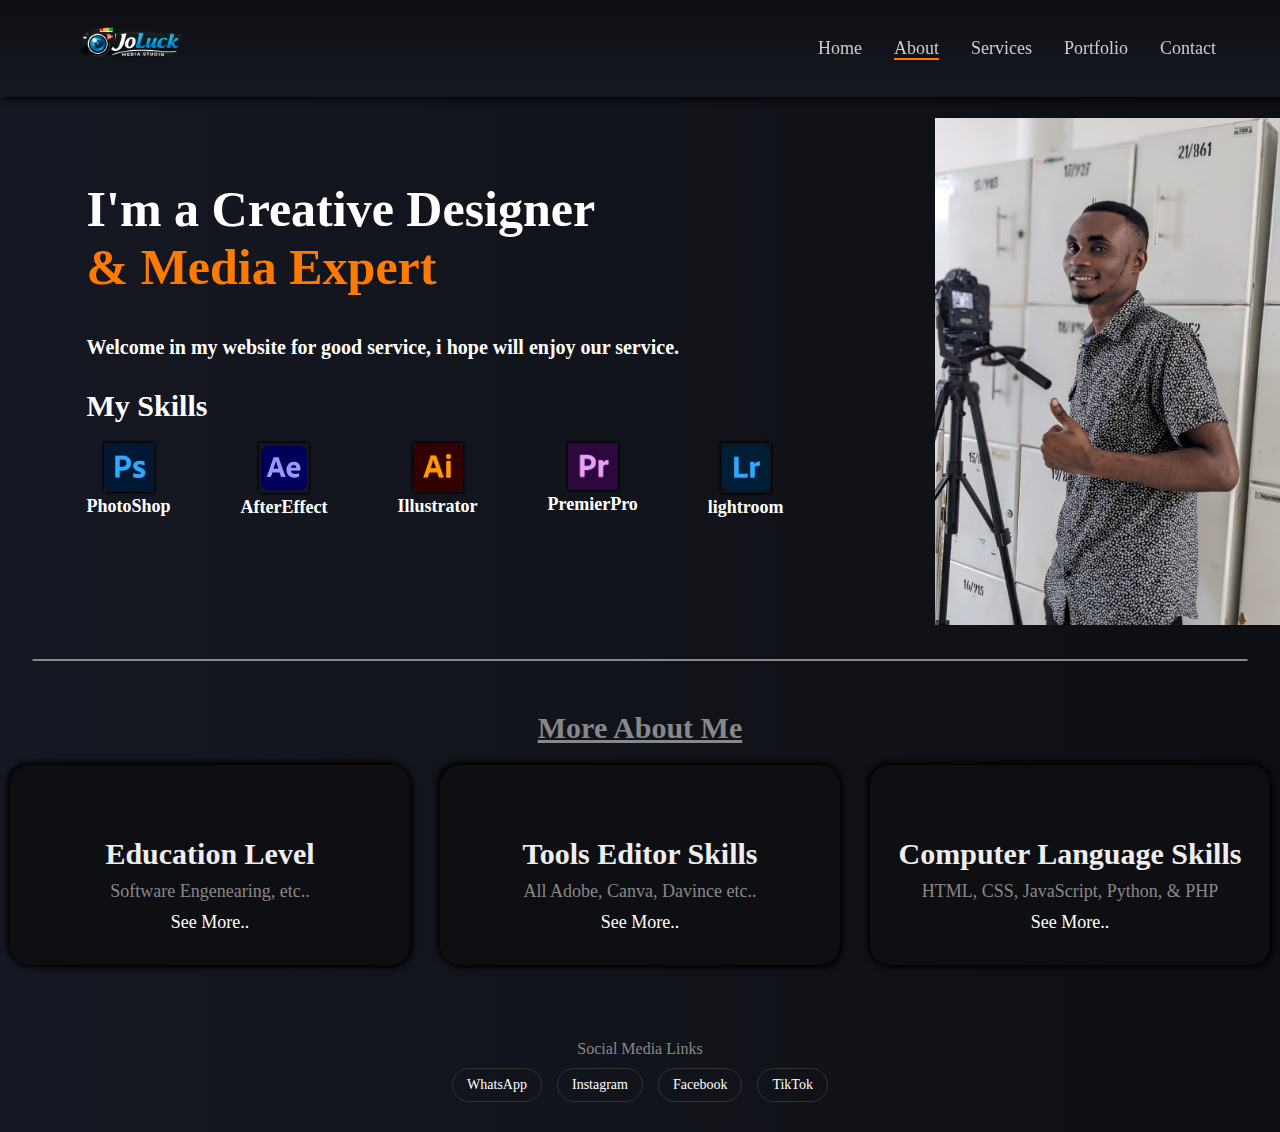
<file: about.html>
<!DOCTYPE html>
<html lang="en">
<head>
    <meta charset="UTF-8">

    <meta name="viewport" content="width=device-width, initial-scale=1.0">
    <link rel="stylesheet" href="style.css">
    <title>JoLuck Media Studio</title>
</head>
<body> 
    <header class="main-nav">
      <nav class="navbar">
          <div class="div-logo">
             <a href="#"><img src="logo1.png" alt="" class="logo"></a>
          </div>
          <ul class="navlist">
             <li><a href="index.html">Home</a></li>
             <li><a href="about.html" class="active">About</a></li>
             <li><a href="service.html">Services</a></li>
             <li><a href="portfolio.html">Portfolio</a></li>
             <li><a href="contact.html">Contact</a></li>
         </ul>
      </nav>
    </header>
    <section class="a-all-details">
        <div class="maneno-detil">
            <h2>I'm a Creative Designer<br><b>& Media Expert</b></h2>
            <p class="p">Welcome in my website for good service, i hope will enjoy our service.</p>
            <h3>My Skills</h3>
            <div class="a-icons">
                <div class="a-icon">
                    
                    <img src="Favorite_application_in_Highschool.jpg" alt="" width="50px">
                    <p>PhotoShop</p>
                </div>
                <div class="a-icon">
                    <img src="After_Affect_Logo__Adobe_.jpg" alt="" width="50px">
                    <p>AfterEffect</p>
                </div>
                <div class="a-icon">
                    <img src="Difference_Between_Procreate_and_Illustrator.jpg" alt="" width="50px">
                    <p>Illustrator</p>
                </div>
                <div class="a-icon">
                    <img src="Free_Adobe_Premiere_Pro_Icon_PNG_-_Purple_Background222.jpg" alt="" width="50px">
                    <p>PremierPro</p>
                </div>
                <div class="a-icon">
                    <img src="lightroom.jpg" alt="" width="50px">
                    <p>lightroom</p>
                </div>
            </div>
        </div>
        <div class="image-details">
            <img src="jf.jpg" alt="">
        </div>
    </section>
     
    <hr class="line">
    <section class="two-contena-main">
       <h3 class="about-h3">More About Me</h3>
       <div class="a-boxmain">
           <div class="a-box1">
             <h1>Education Level</h1>
             <p class="p1">Software Engenearing, etc..</p>
             <p><a href="#">See More..</a></p>
           </div>
           <div class="a-box1">
             <h1>Tools Editor Skills</h1>
             <p class="p1">All Adobe, Canva, Davince etc..</p>
             <p><a href="#">See More..</a></p>
           </div>
           <div class="a-box1">
             <h1>Computer Language Skills</h1>
             <p class="p1">HTML, CSS, JavaScript, Python, & PHP</p>
             <p><a href="#">See More..</a></p>
           </div>
       </div>
    </section>

    <p class="social-p">Social Media Links</p>
    <div class="a-social-links1">
            <a href="#">
              WhatsApp
            </a>
             <a href="#">
              Instagram
            </a>
             <a href="#">
              Facebook
            </a>
             <a href="#">
              TikTok
            </a>
         </div>

</body>
</html>
</file>
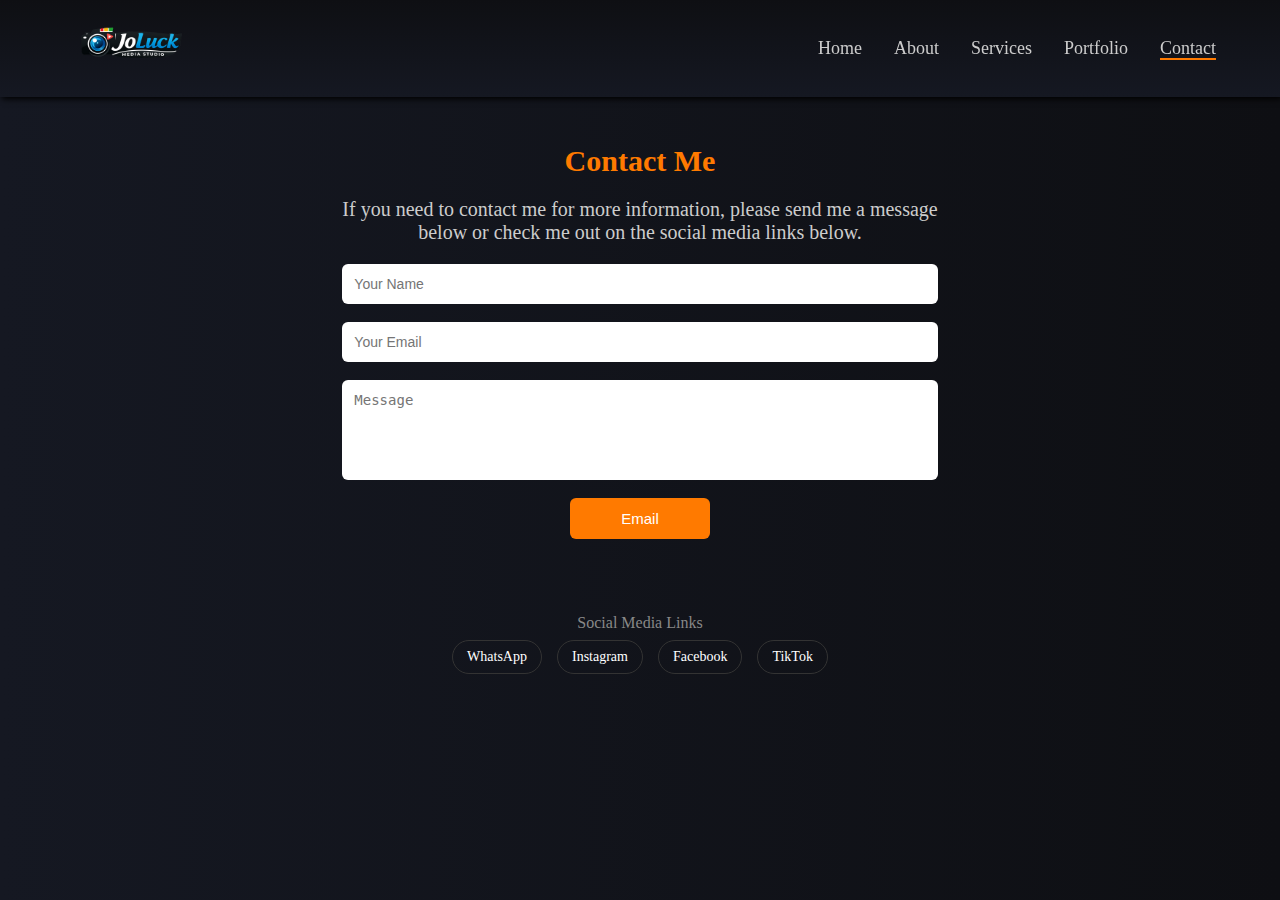
<file: contact.html>
<!DOCTYPE html>
<html lang="en">
<head>
    <meta charset="UTF-8">

    <meta name="viewport" content="width=device-width, initial-scale=1.0">
    <link rel="stylesheet" href="style.css">
    <title>JoLuck Media Studio</title>
</head>
<body>
    <header class="main-nav">
      <nav class="navbar">
          <div class="div-logo">
             <a href="#"><img src="logo1.png" alt="" class="logo"></a>
          </div>
          <ul class="navlist">
             <li><a href="index.html">Home</a></li>
             <li><a href="about.html">About</a></li>
             <li><a href="service.html">Services</a></li>
             <li><a href="portfolio.html">Portfolio</a></li>
             <li><a href="contact.html" class="active">Contact</a></li>
         </ul>
      </nav>
    </header>


    <section class="c-maincontena">
          <h2>Contact Me</h2>
          <div  class="c-animation-text">
          <p>If you need to contact me for more information, please send me a message <br>
            below or check me out on the social media links below.
          </p>
          </div>
          <form action="mailto:goodluckmlele6@gmail.com" method="post" enctype="text/plain">
             <input type="text" name="Name" id="text" placeholder="Your Name" required><br>
             <input type="email" name="Email" id="email" placeholder="Your Email" required><br>
             <textarea name="message" id="message" placeholder="Message" required></textarea><br>
             <div class="btn-main">
               <button type="submit" class="email-btn" id="emailBtn">Email</button> 
             </div>
          </form>
    </section>
    <p class="social-p">Social Media Links</p>
    <div class="c-social-links1">
            <a href="#">
              WhatsApp
            </a>
             <a href="#">
              Instagram
            </a>
             <a href="#">
              Facebook
            </a>
             <a href="#">
              TikTok
            </a>
         </div>
</body>
</html>
</file>
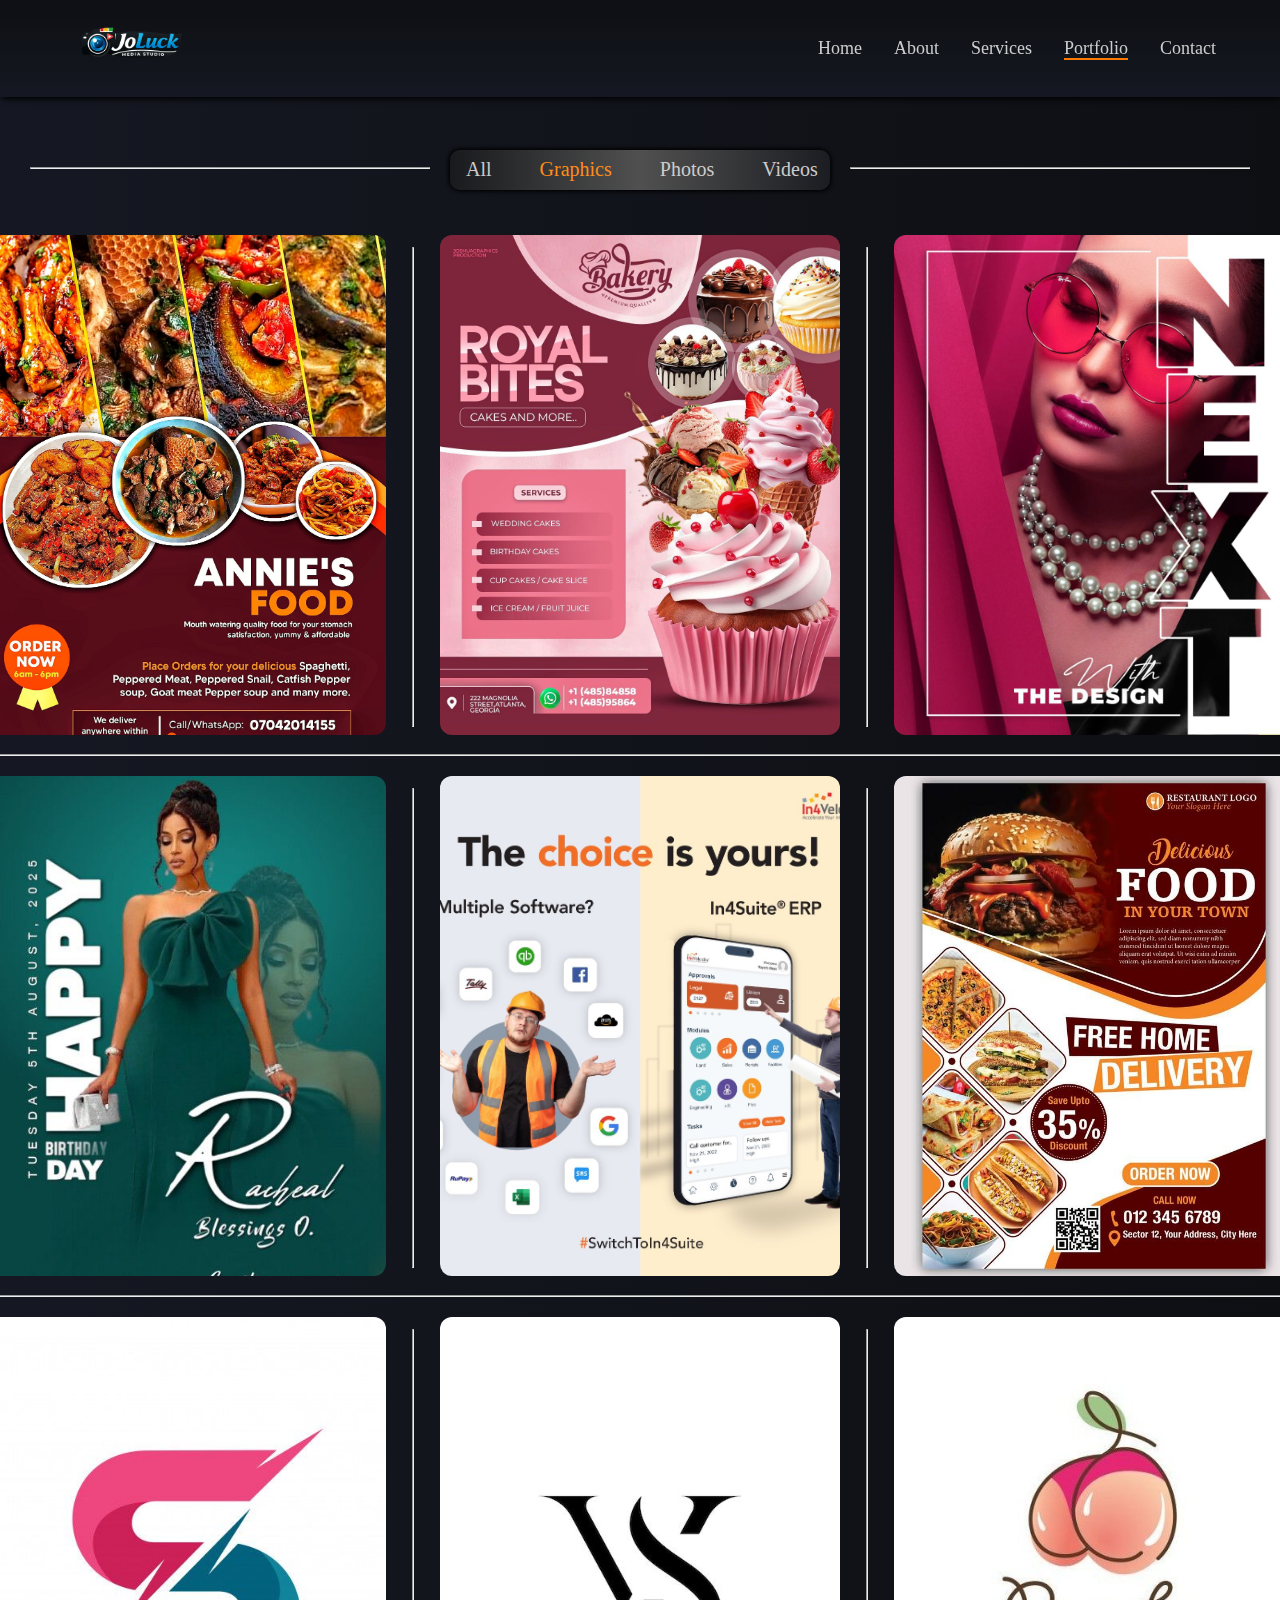
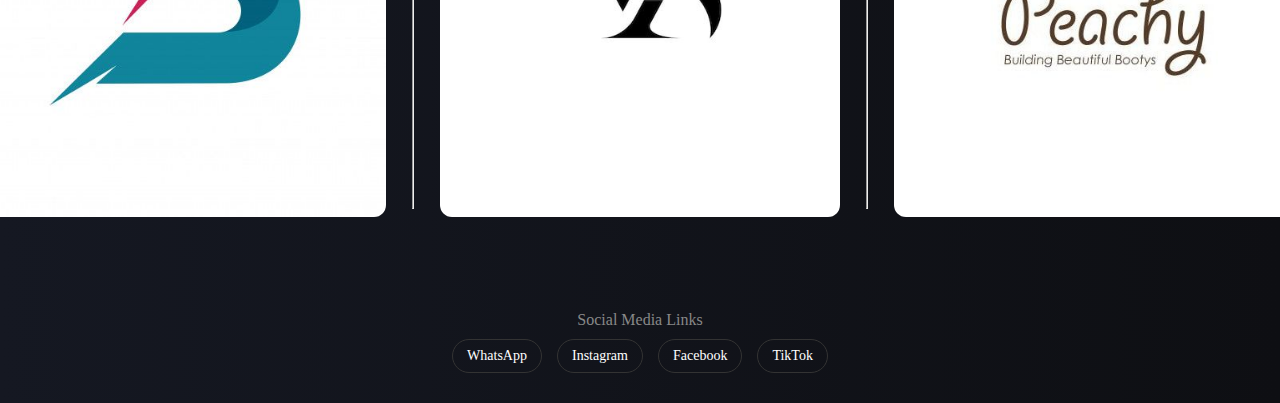
<file: graphic.html>
<!DOCTYPE html>
<html lang="en">
<head>
    <meta charset="UTF-8">

    <meta name="viewport" content="width=device-width, initial-scale=1.0">
    <link rel="stylesheet" href="style.css">
    <title>JoLuck Media Studio</title>
</head>
<body>
    <header class="main-nav">
      <nav class="navbar">
          <div class="div-logo">
             <a href="#"><img src="logo1.png" alt="" class="logo"></a>
          </div>
          <ul class="navlist">
             <li><a href="index.html">Home</a></li>
             <li><a href="about.html">About</a></li>
             <li><a href="service.html">Services</a></li>
             <li><a href="portfolio.html" class="active">Portfolio</a></li>
             <li><a href="contact.html">Contact</a></li>
         </ul>
      </nav>
    </header>

    <div class="p-nav1">
        <hr>
        <ul>
            <li><a href="portfolio.html">All</a></li>
            <li><a href="graphic.html" class="p-active">Graphics</a></li>
            <li><a href="photo.html">Photos</a></li>
            <li><a href="video.html">Videos</a></li>
        </ul>
        <hr>
    </div>

    <section class="ph-listmain-image">
      <div class="ph-allmain-images">
          <div class="ph-image22">
             <img src="picha12.jpg" alt="">
          </div>
          <hr class="ph-kati2-mstari">
          <div class="ph-image22">
             <img src="picha9.jpg" alt="">
          </div>
          <hr class="ph-kati2-mstari">
          <div class="ph-image22">
             <img src="picha16.jpg" alt="">
          </div>
      </div>

      <hr class="ph-chini-mstari">

      <div class="ph-allmain-images2">
         <div class="ph-image22">
             <img src="pinterest_1769011620760(2).jpg" alt="">
         </div>
         <hr class="ph-kati2-mstari">
         <div class="ph-image22">
             <img src="picha10.jpg" alt="">
         </div>
         <hr class="ph-kati2-mstari">
         <div class="ph-image22">
             <img src="picha21.jpg" alt="">
         </div>
      </div>

      <hr class="ph-chini-mstari">

      <div class="ph-allmain-images2">
         <div class="ph-image22">
             <img src="Descubra_milhares_de_vetores_Premium_disponíveis_nos_formatos_AI_e_EPS.jpg" alt="">
         </div>
         <hr class="ph-kati2-mstari">
         <div class="ph-image22">
             <img src="picha13.jpg" alt="">
         </div>
         <hr class="ph-kati2-mstari">
         <div class="ph-image22">
             <img src="pinterest_1769011813690(1).jpg" alt="">
         </div>
      </div>
    </section>

    <p class="social-p">Social Media Links</p>
    <div class="v-social-links1">
            <a href="#">
              WhatsApp
            </a>
             <a href="#">
              Instagram
            </a>
             <a href="#">
              Facebook
            </a>
             <a href="#">
              TikTok
            </a>
         </div>
</body>
</html>
</file>
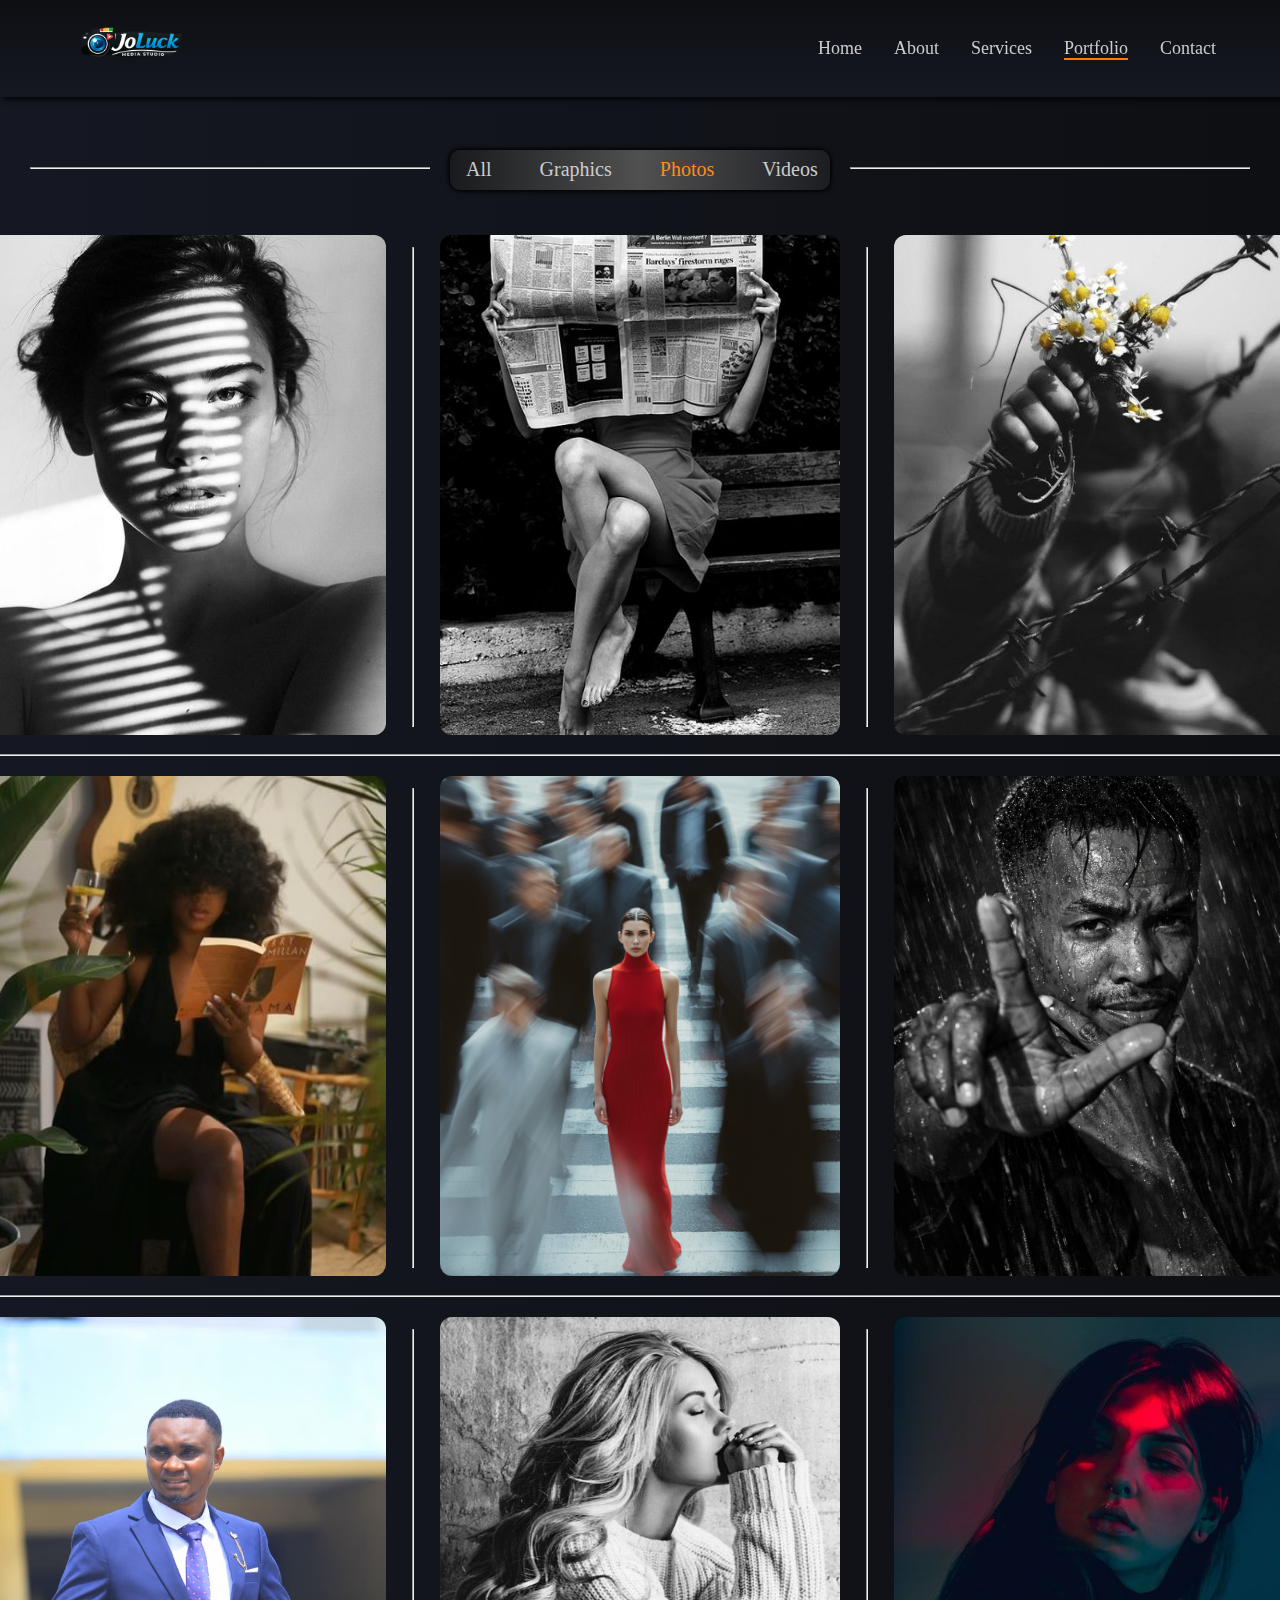
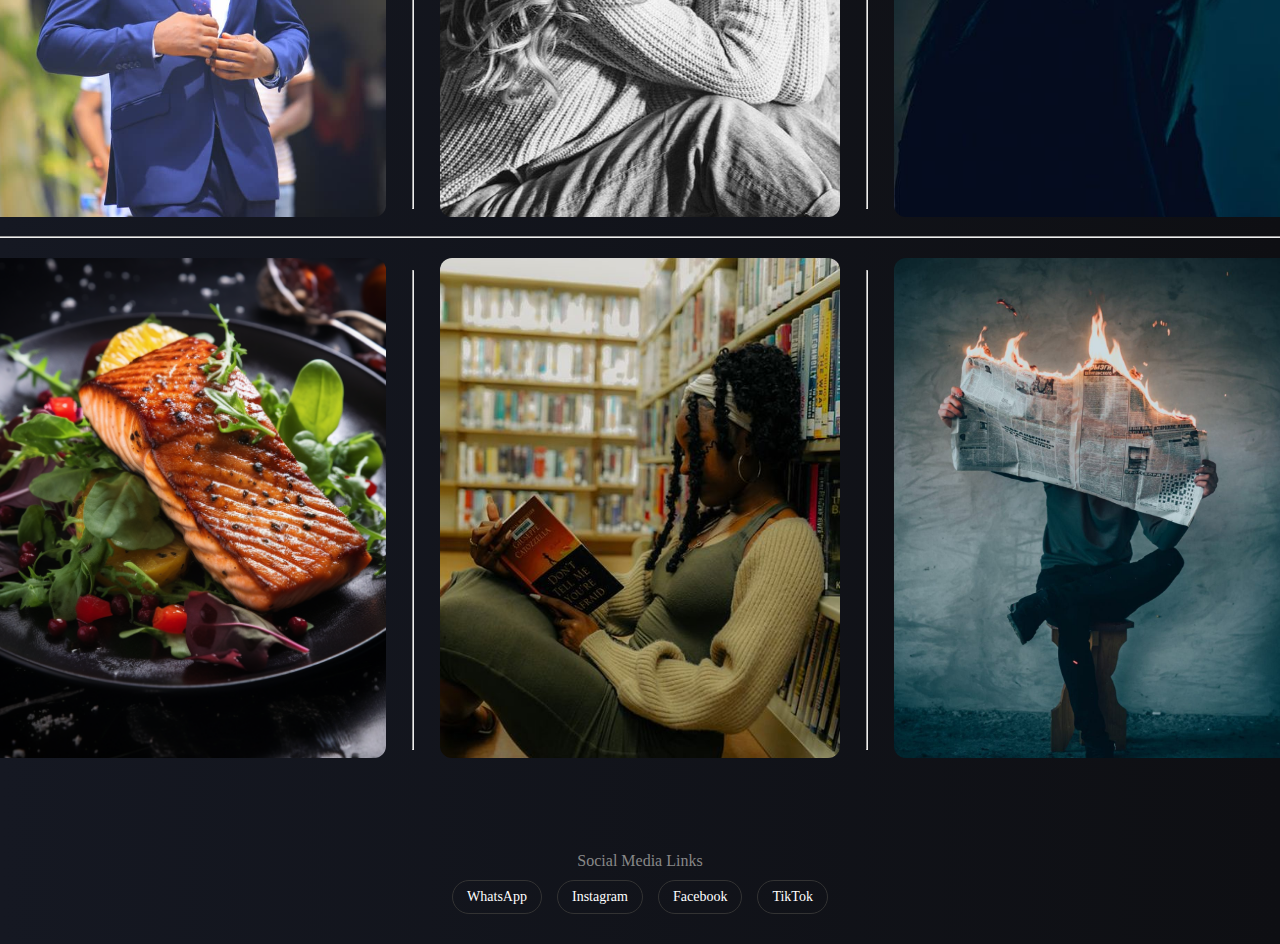
<file: photo.html>
<!DOCTYPE html>
<html lang="en">
<head>
    <meta charset="UTF-8">

    <meta name="viewport" content="width=device-width, initial-scale=1.0">
    <link rel="stylesheet" href="style.css">
    <title>JoLuck Media Studio</title>
</head>
<body>
    <header class="main-nav">
      <nav class="navbar">
          <div class="div-logo">
             <a href="#"><img src="logo1.png" alt="" class="logo"></a>
          </div>
          <ul class="navlist">
             <li><a href="index.html">Home</a></li>
             <li><a href="about.html">About</a></li>
             <li><a href="service.html">Services</a></li>
             <li><a href="portfolio.html" class="active">Portfolio</a></li>
             <li><a href="contact.html">Contact</a></li>
         </ul>
      </nav>
    </header>

    <div class="p-nav1">
        <hr>
        <ul>
            <li><a href="portfolio.html">All</a></li>
            <li><a href="graphic.html">Graphics</a></li>
            <li><a href="photo.html" class="p-active">Photos</a></li>
            <li><a href="video.html">Videos</a></li>
        </ul>
        <hr>
    </div>
    <section class="ph-listmain-image">
      <div class="ph-allmain-images">
          <div class="ph-image22">
             <img src="pinterest_1769012015010(1).jpg" alt="">
          </div>
          <hr class="ph-kati2-mstari">
          <div class="ph-image22">
             <img src="pinterest_1769011988889.jpg" alt="">
          </div>
          <hr class="ph-kati2-mstari">
          <div class="ph-image22">
             <img src="pinterest_1769011926915.jpg" alt="">
          </div>
      </div>

      <hr class="ph-chini-mstari">

      <div class="ph-allmain-images2">
         <div class="ph-image22">
             <img src="pinterest_1769011988889(1).jpg" alt="">
         </div>
         <hr class="ph-kati2-mstari">
         <div class="ph-image22">
             <img src="pinterest_1769012185601.jpg" alt="">
         </div>
         <hr class="ph-kati2-mstari">
         <div class="ph-image22">
             <img src="picha20.png" alt="">
         </div>
      </div>

      <hr class="ph-chini-mstari">

      <div class="ph-allmain-images2">
         <div class="ph-image22">
             <img src="IMG-20260120-WA0012.jpg" alt="">
         </div>
         <hr class="ph-kati2-mstari">
         <div class="ph-image22">
             <img src="pinterest_1769012015010.jpg" alt="">
         </div>
         <hr class="ph-kati2-mstari">
         <div class="ph-image22">
             <img src="pinterest_1769012044499.jpg" alt="">
         </div>
      </div>

      <hr class="ph-chini-mstari">

      <div class="ph-allmain-images2">
         <div class="ph-image22">
             <img src="pinterest_1769011988889(2).jpg" alt="">
         </div>
         <hr class="ph-kati2-mstari">
         <div class="ph-image22">
             <img src="picha19.jpg" alt="">
         </div>
         <hr class="ph-kati2-mstari">
         <div class="ph-image22">
             <img src="pinterest_1769011988889(3).jpg" alt="">
         </div>
      </div>
    </section>

    <p class="social-p">Social Media Links</p>
    <div class="v-social-links1">
            <a href="#">
              WhatsApp
            </a>
             <a href="#">
              Instagram
            </a>
             <a href="#">
              Facebook
            </a>
             <a href="#">
              TikTok
            </a>
         </div>
</body>
</html>
</file>
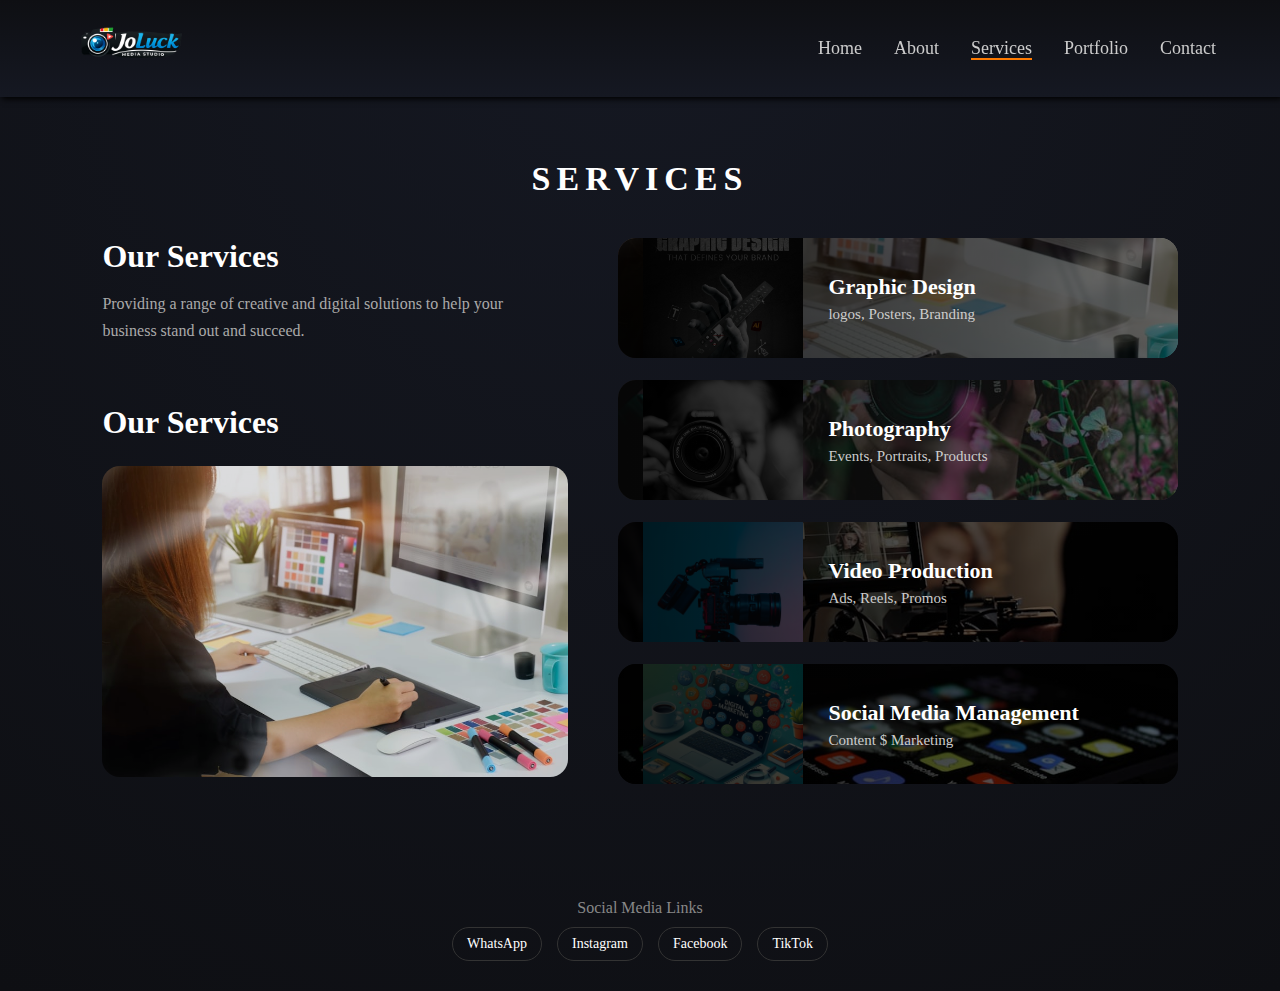
<file: service.html>
<!DOCTYPE html>
<html lang="en">
<head>
    <meta charset="UTF-8">

    <meta name="viewport" content="width=device-width, initial-scale=1.0">
    <link rel="stylesheet" href="style.css">
    <title>JoLuck Media Studio</title>
    <style>
        body{
            background: radial-gradient(circle at top, #151822, #0E0F13);
            color: #fff;  
        }
       .page-tittle{
        text-align: center;
        letter-spacing: 6px;
        font-size: 34px;
        margin: 40px 0;
       } 
       .services-wrapper{
        padding: 40px 8%;
       }
       .services-container{
        display: grid;
        grid-template-columns: 1fr 1.2fr;
        gap: 50px;
       }
       .services-left h2{
        font-size: 32px;
        margin-bottom: 15px;
       }
       .services-left p{
        color: #aaa;
        line-height: 1.7;
        max-width: 420px;
       }
       .services-left .mt{
        margin-top: 60px;
       }
       .left-image{
        margin-top: 25px;
       }
       .left-image img{
        width: 100%;
        border-radius: 18px;
        opacity: 0.85;
       }

       .services-right{
        display: flex;
        flex-direction: column;
        gap: 22px;
       }
       .service-card{
        display: flex;
        align-items: center;
        background: rgba(255, 255, 255, 0.06);
        border-radius: 18px;
        overflow: hidden;
        position: relative;
        transition: 0.4s ease;
        cursor: pointer;
        
        padding-left: 25px;
        background-size: cover;
        background-position: center;
       }
       .service-card::before{
        content: "";
        position: absolute;
        inset: 0;
        background: linear-gradient(90deg, rgba(0,0,0,0.85), rgba(0,0,0,0.55));
        z-index: 1;
       }
       .service-card::after{
        content: "";
        position: absolute;
        left: 10%;
        bottom: 0;
        width: 80%;
        height: 2px;
        background: linear-gradient(90deg, transparent, orange, transparent);
        opacity: 0;
        transition: 0.4s;
       }
       .service-card img{
        width: 160px;
        height: 120px;
        object-fit: cover;
       }
       .service-content{
        padding: 25px;
        position: relative;
        z-index: 2;
       }
       .service-content h3{
        font-size: 22px;
        margin-bottom: 6px;
       }
       .service-content p{
        color: #ccc;
        font-size: 15px;
       }
       .service-card:hover{
        transform: translateY(-6px);
        box-shadow: 0 18px 45px rgba(255, 140, 0, 0.35);
       }
       .service-card:hover::after{
        opacity: 1;
       }
       @media(max-width: 900px){
        .services-container{
            grid-template-columns: 1fr;
        }
        .service-card{
            flex-direction: column;
            text-align: center;
        }
        .service-card img{
            width: 100%;
            height: 180px;
        }
       }
        .bg-design{
            background-image: url("premium_photo-1661284886711-4eaee4fa7771.jpeg");
        }
        .bg-photo{
            background-image: url("picha6.jpeg");
        }
        .bg-video{
            background-image: url("premium_photo-1682146717223-874ac7dcc607.jpeg");
        }
        .bg-social{
            background-image: url("picha7.jpeg");
        }
    </style>
</head>
<body>
    <header class="main-nav">
      <nav class="navbar">
          <div class="div-logo">
             <a href="#"><img src="logo1.png" alt="" class="logo"></a>
          </div>
          <ul class="navlist">
             <li><a href="index.html">Home</a></li>
             <li><a href="about.html">About</a></li>
             <li><a href="service.html" class="active">Services</a></li>
             <li><a href="portfolio.html">Portfolio</a></li>
             <li><a href="contact.html">Contact</a></li>
         </ul>
      </nav>
    </header>

    <section class="services-wrapper">
        <h1 class="page-tittle">SERVICES</h1>
        <div class="services-container">
            <div class="services-left">
               <h2>Our Services</h2>
               <p>
                Providing a range of creative and digital solutions to help your business
                 stand out and succeed.
               </p>
               <h2 class="mt">Our Services</h2>
               <div class="left-image">
                 <img src="premium_photo-1661284886711-4eaee4fa7771.jpeg" alt="">
               </div>
            </div>
            <div class="services-right">
                <div class="service-card bg-design">
                    <img src="picha11.jpg" alt="">
                    <div class="service-content">
                        <h3>Graphic Design</h3>
                        <p>logos, Posters, Branding</p>
                    </div>
                </div>

                <div class="service-card bg-photo">
                    <img src="picha5.jpeg" alt="">
                    <div class="service-content">
                        <h3>Photography</h3>
                        <p>Events, Portraits, Products</p>
                    </div>
                </div>

                <div class="service-card bg-video">
                    <img src="picha4.jpeg" alt="">
                    <div class="service-content">
                        <h3>Video Production</h3>
                        <p>Ads, Reels, Promos</p>
                    </div>
                </div>

                <div class="service-card bg-social">
                    <img src="pinterest_1769012213833.jpg" alt="">
                    <div class="service-content">
                        <h3>Social Media Management</h3>
                        <p>Content $ Marketing</p>
                    </div>
                </div>
            </div>
        </div>
    </section>

    <p class="social-p">Social Media Links</p>
    <div class="v-social-links1">
            <a href="#">
              WhatsApp
            </a>
             <a href="#">
              Instagram
            </a>
             <a href="#">
              Facebook
            </a>
             <a href="#">
              TikTok
            </a>
         </div>

</body>
</html>
</file>
<file: style.css>
*{
    margin: 0;
    padding: 0;
    box-sizing: border-box;  
}
body{
    background: linear-gradient(90deg, #151822, #0E0F13);
    padding-top: 80px;
    display: flex;
    align-items: center;
    justify-content: center;
    flex-direction: column;
}



/* hizi ni style za navbar */

.logo{
    width: 140px;
    height: auto;
}
.main-nav{
    background: linear-gradient(180deg, #0E0F13, #151822);
    margin: 0;
    position: fixed;
    top: 0;
    left: 0;
    width: 100%;
    z-index: 999; 
    box-shadow: 2px 2px 6px black;
}
.navbar{
    display: flex;
    align-items: center;
    justify-content: space-between;
    margin: auto;
    width: 90%;
}
.navlist{
    display: flex;
    gap: 32px;
    list-style: none;
}
.navlist li a{
    text-decoration: none;
    color: #ccc;
    font-size: 18px;
    transition: 0.3s;
}
.navlist li a:hover{
    color: #ff8c1a;
}
.active{
    border-bottom: 2px solid #ff7a00;
    color: #ff8c1a;
}


/* hizi ni style za contact page */

.c-maincontena{
   display: flex;
   flex-direction: column;
   align-items: center;
   justify-content: center;
   margin-top: 5%;
}
.c-maincontena form{
   display: flex;
   flex-direction: column;
   align-items: center;
   justify-content: center;
   width: 100%;
   margin-top: 20px;
} 
.c-maincontena h2{
    text-align: center;
    color: #ff7a00;
    font-size: 30px;
    font-weight: 600;
}

.c-animation-text{
    min-width: 200px;
    text-align: center;
    color: #ccc;
    font-size: 20px; 
    position: relative;
    margin-top: 20px;
}
input, textarea{
    width: 100%;
    border-radius: 6px;
    font-size: 14px;
    outline: none;
    border: none;
    padding: 12px;
    margin-bottom: 15ppx;
}
textarea{
    resize: none;
    height: 100px;
}
.btn-main{
    display: flex;
    gap: 20px;
}
button{
    flex: 1;
    padding: 12px;
    border: none;
    border-radius: 6px;
    font-size: 15px;
    cursor: pointer;
}
.email-btn{
    width: 140px;
    color: white;
    background: #ff7a00;
}
.email-btn:hover{
    background: orangered;
    color: #ccc;
    font-weight: bold;
}
.c-phone{
    font-size: 20px;
    font-weight: 600;
    background-image: url("phone.png");
    background-size: 30px;
    background-position: left center;
    background-repeat: no-repeat;
    padding-left: 40px;
}
.c-social-links1{
    display: flex;
    justify-content: center;
    flex-wrap: wrap;
    gap: 15px;
    margin-top: 8px;
}
.c-social-links1 a{
    color: #ffffff;
    text-decoration: none;
    font-size: 14px;
    padding: 8px 14px;
    border: 1px solid #333;
    border-radius: 20px;
    transition: all 0.3s ease;
}
.c-social-links1 a:hover{
    background: #ffffff;
    color: blue;
}
.social-p{
    margin-top: 75px;
    color: #888;
    font-family: baloo;
}


/* hizi ni style za HOME PAGE */

.h-typing-animation-contena{
    display: flex;
    justify-content: center;
}
.h-typing-animation-contena{
    position: absolute;
    top: 15%;
    color: #ff7a00;
    padding: 2rem;
}
.h-animation-typing{
    font-weight: 300;
    text-align: center;
}
.h-typing-animation-contena .h-animation-typing{
    font: lighter 2.5rem "poppins", sans-serif;
}
.h-typing-animation-contena .h-animation-typing ol{
    list-style: none;
    --height: 3.8rem;
    height:var(--height);
    line-height: var(--height);
    overflow: hidden;
    margin-top: 50px;
}
.h-animation-typing ol li{
    animation: slide-up 12s infinite;
}
.h-animation-typing ol li samp{
    font-weight: 600;
    -webkit-text-fill-color: transparent;
    background: linear-gradient(20deg, cyan, magenta);
    -webkit-background-clip: text;
    white-space: nowrap;
}
@keyframes slide-up{
    0%, 10%{
        transform: translateY(0%);
    }
    15%, 25%{
        transform: translateY(-100%);
    }
    30%, 40%{
        transform: translateY(-200%);
    }
    45%, 55%{
        transform: translateY(-300%);
    }
    60%, 70%{
        transform: translateY(-400%);
    }
    75%, 85%{
        transform: translateY(-500%);
    }
    90%, 100%{
        transform: translateY(-600%);
    }
}
.h-mainh1{
    margin-top: 60px;
    font-size: 30px;
    font-family: baloo;
    font-weight: 600;
    color: white;
    
}
.h-mainh1 b{
    color: #ff7a00;
}
.h-mainh1 span{
    color: blue;
}
.batttani{
    margin: 100px 0 60px;
    
}
.ya{
    padding: 12px 28px;
    text-decoration: none;
    border-radius: 6px;
    margin: 0 10px;
    font-weight: bold;
}
.ya.kwanzaB{
    background: #2a2d35;
    color: #fff;
}
.ya.piliB{
    background: orange;
    color: #000;
}
.g-main{
    display: flex;
    align-items: center;
    justify-content: space-between;
    background: linear-gradient(to right, #1e3c72 0%, #1e3c72 45%, rgba(30, 60, 114, 0.6) 55%, rgba(30, 60, 114, 0) 65%), url("picha12.jpg");
    margin-bottom: 20px;
    overflow: hidden;
    width: 100%;
    background-size: cover;
    background-position: center;
    border-radius: 8px;
}
.g-small{
    display: flex;
    align-items: center;
    padding: 20px;
    gap: 15px;
}

.g-small h3{
    font-size: 20px;
}
.secimg{
    width: 40%;
    height: 120px;
    object-fit: cover;
}
.sectgra{
    border: 2px solid black;
    width: 100%;
    border-radius: 8px;
    height: auto;
    padding-bottom: 16px;
}
.h-video{
    display: block;
    border-radius: 8px;
    width: 100%;
    max-width: 400px;
    border: 1px solid #1e3c72;
    box-shadow: 2px 2px 4px black,
                -2px -2px 4px black;
    text-align: center;
    background: #2a2d35;
    height: 225px;
    transition: 0.3s;
    
}

.h-video video{
    object-fit: cover;
    border-radius: 6px;
}

.h-video p{
    font-weight: bold;
    text-align: center;
    color: #fff;
    font-size: 20px;
}
.h-video:hover{
    transform: translateY(-6px);
}
    
.allmain-graphcs{
    display: flex;
    justify-content: space-evenly;
    gap: 20px;
    border: 2px solid black;
    border-radius: 20px;
    padding: 25px 25px 60px 25px;
    box-shadow: 1px 1px 4px black,
                -1px -1px 4px black;
    margin-top: 5px;
}


.cards{
    display: grid;
    grid-template-columns: repeat(4, 1fr);
    gap: 20px;
    margin-top: 20px;
}

.card{
    background: #000014;
    border-radius: 12px;
    overflow: hidden;
    transition: 0.3s;
}
.card:hover{
    transform: translateY(-6px);
}
.card img{
    width: 110%;
    height: 200px;
    object-fit: cover;
}
.card p{
    padding: 15px;
    font-weight: bold;
    text-align: center;
    color: #fff;
    font-size: 20px;
}
.h-product{
    color: #ff7a00;
    font-size: 30px;
    margin-top: 80px;
    padding-bottom: 40px;
    text-align: center;
    margin-left: 35px;
}
.h-product1{
    text-align: start;
    font-weight: 600;
    font-size: 24px;
    color: #ccc;
}
.h-h2contena{
    display: flex;
    gap: 930px;
}
.h-h2contena p a{
    text-decoration: none;
    font-size: 20px;
    color: white;
    transition: all 0.3s ease-in-out;
}
.h-h2contena p a:hover{
    color: blue;
}
.allmain-images{
    display: flex;
    gap: 26px;
    justify-content: center;
    align-items: center;
     border: 2px solid black;
    border-radius: 30px;
    padding: 25px 25px 25px 25px;
    box-shadow: 1px 1px 4px black,
                -1px -1px 4px black;
    margin-top: 5px;
}
.allmain-images img{
    width: 400px;
    height: 500px;
    object-fit: cover;
    border-radius: 12px;
    transition: 0.3s ease;
}
.allmain-images img:hover{
    transform: scale(1.05);
    box-shadow: 0 10px 25px rgba(0, 0, 0, 0.2);
}
.h-product2{
    text-align: start;
    font-weight: 600;
    font-size: 24px;
    color: #ccc;
    margin-top: 20px;
}
.h-h2contena1{
    display: flex;
    gap: 930px;
    margin-top: 20px;
}
.h-h2contena1 p{
    margin-top: 20px;
}
.h-h2contena1 p a{
    text-decoration: none;
    font-size: 20px;
    color: white;
    transition: all 0.3s ease-in-out;
}
.h-h2contena1 p a:hover{
    color: blue;
}
.footer{
    background: #0e111a;
    color: #ffffff;
    text-align: center;
    width: 100%;
    margin-top: 20%;
    padding-bottom: 50px;

}
.footer-content h3{
    font-size: 22px;
    margin-bottom: 10px;
    letter-spacing: 1px;
    padding-top: 30px;
}
.footer-content p{
    font-size: 14px;
    color: #cccccc;
    margin-bottom: 25px;
}
.social-links{
    display: flex;
    justify-content: center;
    flex-wrap: wrap;
    gap: 15px;
    margin-bottom: 30px;
}
.social-links a{
    color: #ffffff;
    text-decoration: none;
    font-size: 14px;
    padding: 8px 14px;
    border: 1px solid #333;
    border-radius: 20px;
    transition: all 0.3s ease;
}
.social-links a:hover{
    background: #ffffff;
    color: blue;
}
.copyright{
    font-size: 16px;
    color: #888;
    padding-top: 15px;
    
}

/*   About page   */

.a-all-details{
    display: flex;
    margin-top: 30px;
    
}

.maneno-detil{
    display: flex;
    flex-direction: column;
}
.maneno-detil h2{
    font-size: 50px;
    color: white;
    font-weight: 600;
    padding-bottom: 40px;
    margin-top: 70px;
}
.maneno-detil h2 b{
    color: #ff7a00;
}
.maneno-detil .p{
    color: white;
    font-weight: bold;
    font-size:  20px;
}
.maneno-detil h3{
    color: white;
    margin-top: 30px;
    font-size: 30px;
    font-weight: bold;
}

.a-icons{
    display: flex;
    margin-top: 20px;
    gap: 40px;
}
.a-icon{
    
    align-items: center;
    text-align: center;
    justify-content: center;
    padding-right: 30px;
}
.a-icon p{
    color: white;
    font-weight: bold;
    font-size: 18px;
}
.a-icon img{
    object-fit: cover;
    box-shadow: 1px 1px 2px black,
                -1px -1px 2px black;
}
.image-details{
     margin-top: 8px;
     margin-left: 11%;
}
.image-details img{
    width: 380px;
    object-fit: cover;
}
.line{
    border: 1px solid #888;
    border-radius: 50px;
    margin-top: 30px;
    width: 95%;
}
.about-h3{
    color: #888;
    font-size: 30px;
    text-align: center;
    margin-top: 50px;
    text-decoration: underline;
}

.a-boxmain{
    display: flex;
    gap: 30px;
    margin-top: 20px;
}
.a-box1{
    background: #0E0F13;
    box-shadow: 2px 2px 6px black,
                -2px -2px 6px black;
    border-radius: 20px;
    width: 400px;
    height: 200px;
    text-align: center;
}
.a-box1 h1{
    margin-top: 18%;
    color: #eee;
    font-size: 30px;
}
.a-box1 .p1{
    color: #888;
    font-size: 18px;
    margin-top: 10px;
}
.a-box1 p{
    margin-top: 10px;
}
.a-box1 p a{
    color: white;
    font-size: 18px;
    text-decoration: none;
}
.a-box1 p a:hover{
    color: blue;
}
.a-social-links1{
    display: flex;
    justify-content: center;
    flex-wrap: wrap;
    gap: 15px;
    margin-top: 10px;
    padding-bottom: 30px;
}
.a-social-links1 a{
    color: #ffffff;
    text-decoration: none;
    font-size: 14px;
    padding: 8px 14px;
    border: 1px solid #333;
    border-radius: 20px;
    transition: all 0.3s ease;
}
.a-social-links1 a:hover{
    background: #ffffff;
    color: blue;
}
.social-p{
    margin-top: 75px;
    color: #888;
    font-family: baloo;
}


/*    portfolio page     */

.p-nav1{
    margin-top: 70px;
    display: flex;
    gap: 20px;
}
.p-nav1 ul{
    display: flex;
    gap: 32px;
    list-style: none;
    background: linear-gradient(90deg, #191a1d, #505050, #1c1d22);
    width: 380px;
    height: 40px;
    border-radius: 10px;
    box-shadow: 1px 1px 4px black,
                -1px -1px 4px black;
    
}
.p-nav1 ul li{
    margin-left: 16px;
    margin-top: 8px;
}
.p-nav1 ul li a{
    text-decoration: none;
    color: #cccccc;
    font-size: 20px;
    transition: all 0.3s ease-in-out;
}
.p-nav1 ul li a:hover{
    color: #ff8c1a;
}
.p-nav1 .p-active{
    color: #ff8c1a;
}
.p-nav1 hr{
    width: 400px;
    height: 2px;
    border-radius: 50px;
    color: #505050;
    margin-top: 17px;
}


/*        video page     */

.v-video{
    display: block;
    border-radius: 8px;
    width: 100%;
    max-width: 400px;
    border: 1px solid #1e3c72;
    box-shadow: 2px 2px 4px black,
                -2px -2px 4px black;
    text-align: center;
    background: #2a2d35;
    height: 225px;
    transition: 0.3s;
    
}

.v-video video{
    object-fit: cover;
    border-radius: 6px;
}

.v-video:hover{
    transform: translateY(-6px);
}
    
.v-allmain-graphcs{
    display: flex;
    justify-content: space-evenly;
    gap: 20px;
    border-radius: 20px;
    padding: 25px 25px 20px 25px;
    
}
.v-allmain-graphcs2{
    display: flex;
    justify-content: space-evenly;
    gap: 20px;
    border-radius: 20px;
    padding: 0px 25px 20px 25px;
    
}
.v-mstali{
    margin-bottom: 20px;
    width: 95%;
    margin-left: 2.7%;
}
.v-social-links1{
    display: flex;
    justify-content: center;
    flex-wrap: wrap;
    gap: 15px;
    margin-top: 10px;
    padding-bottom: 30px;
}
.v-social-links1 a{
    color: #ffffff;
    text-decoration: none;
    font-size: 14px;
    padding: 8px 14px;
    border: 1px solid #333;
    border-radius: 20px;
    transition: all 0.3s ease;
}
.v-social-links1 a:hover{
    background: #ffffff;
    color: blue;
}
.social-p{
    margin-top: 75px;
    color: #888;
    font-family: baloo;
}


/*     photo page     */


.ph-allmain-images{
    display: flex;
    gap: 26px;
    justify-content: center;
    align-items: center;
    border-radius: 30px;
    padding: 25px 25px 15px 25px;
    margin-top: 20px;
}
.ph-allmain-images img{
    width: 400px;
    height: 500px;
    object-fit: cover;
    border-radius: 12px;
    transition: 0.3s ease;
}
.ph-allmain-images img:hover{
    transform: scale(1.05);
    box-shadow: 0 10px 25px rgba(0, 0, 0, 0.2);
}
.ph-kati2-mstari{
    height: 480px;
}
.ph-chini-mstari{
    width: 95%;
    margin-left: 2.7%;
}
.ph-allmain-images2{
    display: flex;
    gap: 26px;
    justify-content: center;
    align-items: center;
    border-radius: 30px;
    padding: 0px 25px 15px 25px;
    margin-top: 20px;
}
.ph-allmain-images2 img{
    width: 400px;
    height: 500px;
    object-fit: cover;
    border-radius: 12px;
    transition: 0.3s ease;
}
.ph-allmain-images2 img:hover{
    transform: scale(1.05);
    box-shadow: 0 10px 25px rgba(0, 0, 0, 0.2);
}
</file>
